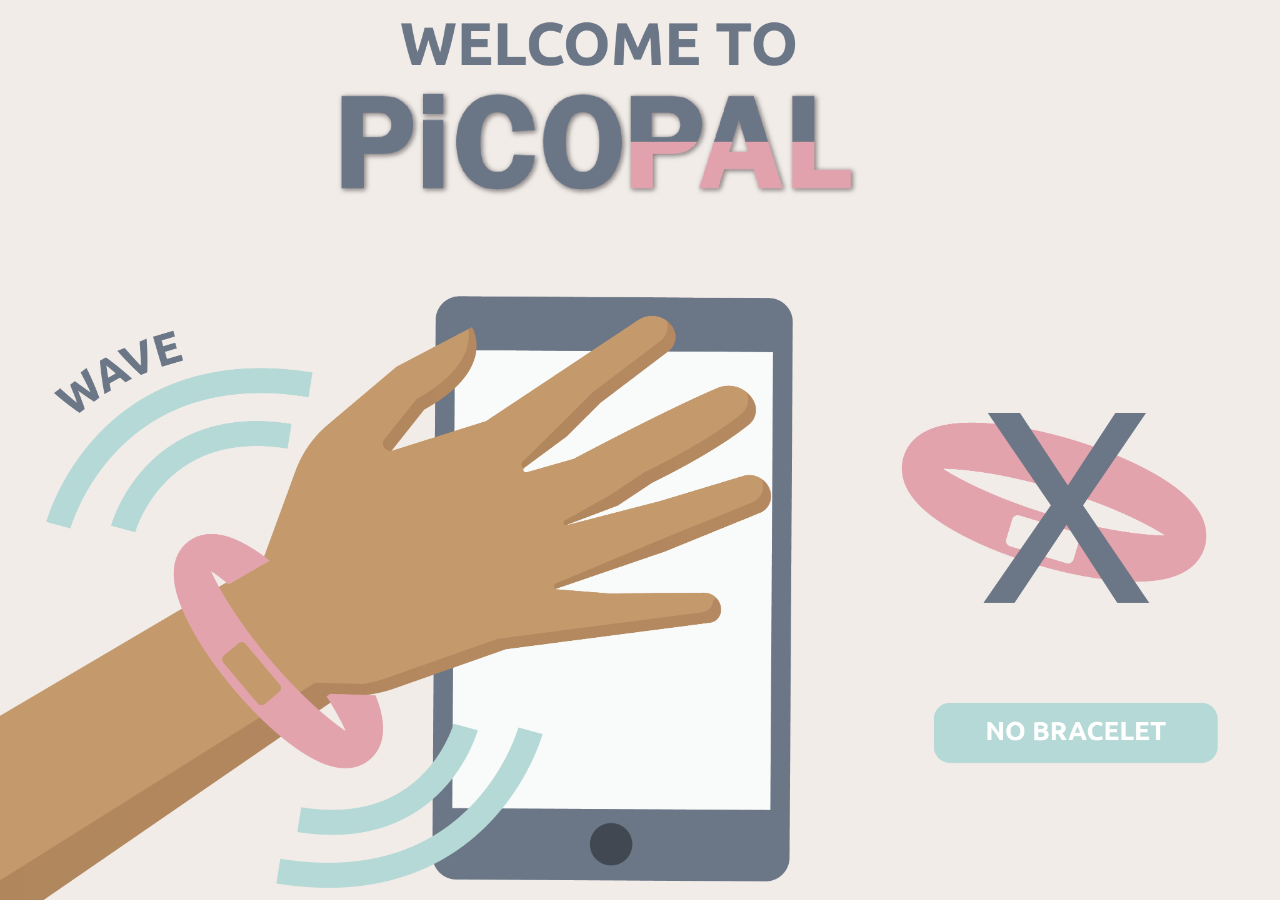
<file: content/index.html>
<!DOCTYPE html>
<html lang="en">

  <head>

    <meta charset="utf-8">
    <meta name="viewport" content="width=device-width, initial-scale=1, shrink-to-fit=no">
    <meta name="description" content="">
    <meta name="author" content="">

    <title>The Big Picture - Start Bootstrap Template</title>

    <!-- Bootstrap core CSS -->
    <link href="assets/bootstrap4/css/bootstrap.min.css" rel="stylesheet">

    <!-- Custom styles for this template -->
    <link href="assets/css/the-big-picture.css" rel="stylesheet">

  </head>

  <body>

    <!-- Navigation -->
    <!--
    <nav class="navbar navbar-expand-lg navbar-dark bg-dark fixed-bottom">
      <div class="container">
        <a class="navbar-brand" href="#">Start Bootstrap</a>
        <button class="navbar-toggler" type="button" data-toggle="collapse" data-target="#navbarResponsive" aria-controls="navbarResponsive" aria-expanded="false" aria-label="Toggle navigation">
          <span class="navbar-toggler-icon"></span>
        </button>
        <div class="collapse navbar-collapse" id="navbarResponsive">
          <ul class="navbar-nav ml-auto">
            <li class="nav-item active">
              <a class="nav-link" href="#">Home
                <span class="sr-only">(current)</span>
              </a>
            </li>
            <li class="nav-item">
              <a class="nav-link" href="#">About</a>
            </li>
            <li class="nav-item">
              <a class="nav-link" href="#">Services</a>
            </li>
            <li class="nav-item">
              <a class="nav-link" href="#">Contact</a>
            </li>
          </ul>
        </div>
      </div>
    </nav>
    -->

    <!-- Page Content -->
    <section>
      <div class="container">
        <div class="row">
          <div class="col-lg-6">
            <h1 class="mt-5"></h1>
            <p></p>
          </div>
        </div>
      </div>
    </section>

    <!-- Bootstrap core JavaScript -->
    <script src="assets/js/jquery-3.2.1.min.js"></script>
    <script src="assets/bootstrap4/js/bootstrap.min.js"></script>
    <script type="text/javascript">
    var count=0;
      $(document).ready(function(){

        $('body').css("background-image", "url('assets/img/first_scrn.png')");
        $(document).click(function(){
            window.location.replace("gender.html");
        });
      });

    </script>

  </body>

</html>
</file>
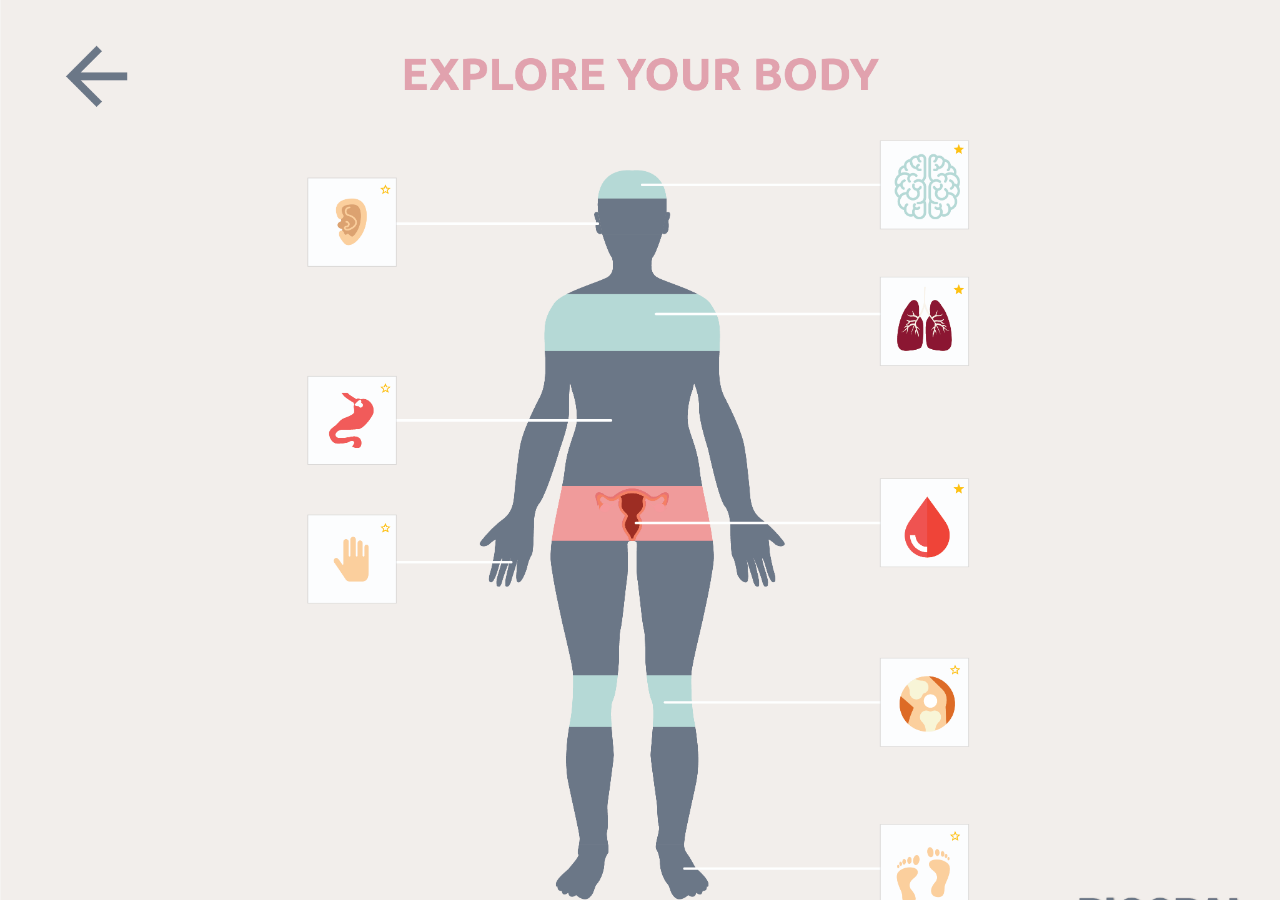
<file: content/body_view.html>
<!DOCTYPE html>
<html>
  <head>
    <link rel="stylesheet" href="assets/body_view.css">
    <link rel="stylesheet" href="assets/bootstrap/css/bootstrap.min.css">
    <meta charset="utf-8">
    <title>Pico Pi App</title>
  </head>
  <body>
        <canvas id="myCanvas"></canvas>
  </body>
        <script>
              $(document).ready(function() {
                  $(document).click(function () {
                      $('body').css("background-image", "url(assets/img/body_new2.png)");
                  });
              });
        </script>
  </body>
  <script src="assets/jquery.min.js"></script>
  </html>
</file>
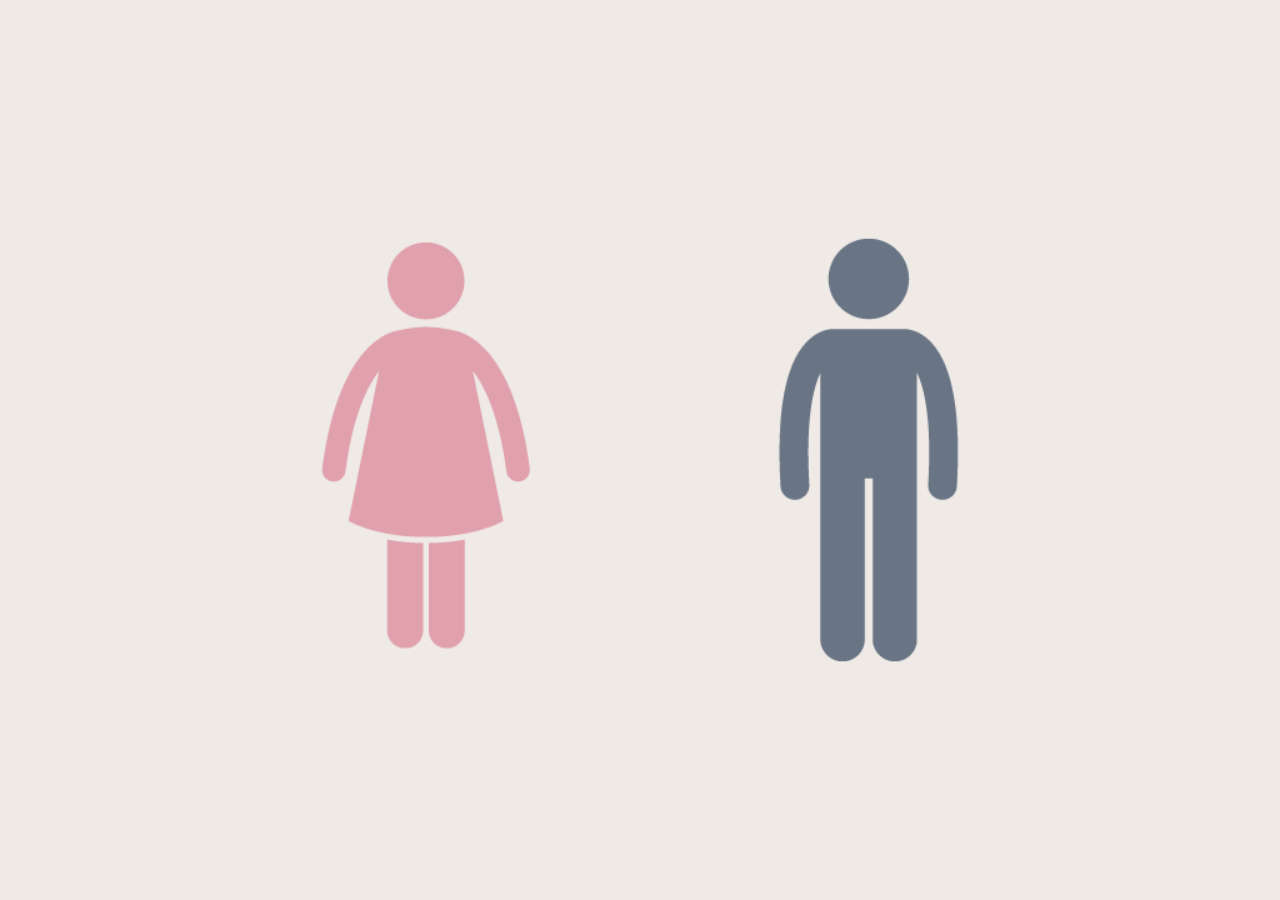
<file: content/gender.html>
<!DOCTYPE html>
<html lang="en">

  <head>

    <meta charset="utf-8">
    <meta name="viewport" content="width=device-width, initial-scale=1, shrink-to-fit=no">
    <meta name="description" content="">
    <meta name="author" content="">

    <title>The Big Picture - Start Bootstrap Template</title>

    <!-- Bootstrap core CSS -->
    <link href="assets/bootstrap4/css/bootstrap.min.css" rel="stylesheet">

    <!-- Custom styles for this template -->
    <link href="assets/css/the-big-picture.css" rel="stylesheet">

  </head>

  <body>

    <!-- Navigation -->
    <!--
    <nav class="navbar navbar-expand-lg navbar-dark bg-dark fixed-bottom">
      <div class="container">
        <a class="navbar-brand" href="#">Start Bootstrap</a>
        <button class="navbar-toggler" type="button" data-toggle="collapse" data-target="#navbarResponsive" aria-controls="navbarResponsive" aria-expanded="false" aria-label="Toggle navigation">
          <span class="navbar-toggler-icon"></span>
        </button>
        <div class="collapse navbar-collapse" id="navbarResponsive">
          <ul class="navbar-nav ml-auto">
            <li class="nav-item active">
              <a class="nav-link" href="#">Home
                <span class="sr-only">(current)</span>
              </a>
            </li>
            <li class="nav-item">
              <a class="nav-link" href="#">About</a>
            </li>
            <li class="nav-item">
              <a class="nav-link" href="#">Services</a>
            </li>
            <li class="nav-item">
              <a class="nav-link" href="#">Contact</a>
            </li>
          </ul>
        </div>
      </div>
    </nav>
    -->

    <!-- Page Content -->
    <section>
      <div class="container">
        <div class="row">
          <div class="col-lg-6">
            <h1 class="mt-5"></h1>
            <p></p>
          </div>
        </div>
      </div>
    </section>

    <!-- Bootstrap core JavaScript -->
    <script src="assets/js/jquery-3.2.1.min.js"></script>
    <script src="assets/bootstrap4/js/bootstrap.min.js"></script>
    <script type="text/javascript">
    var count=0;
      $(document).ready(function(){
        $(document).click(function(){
          if(count==0){
            $('body').css("background-image", "url(assets/img/female_ages.png)");
            count++;
          } else {
            window.location.replace("main.html");
          }
        });
      });

    </script>

  </body>

</html>
</file>
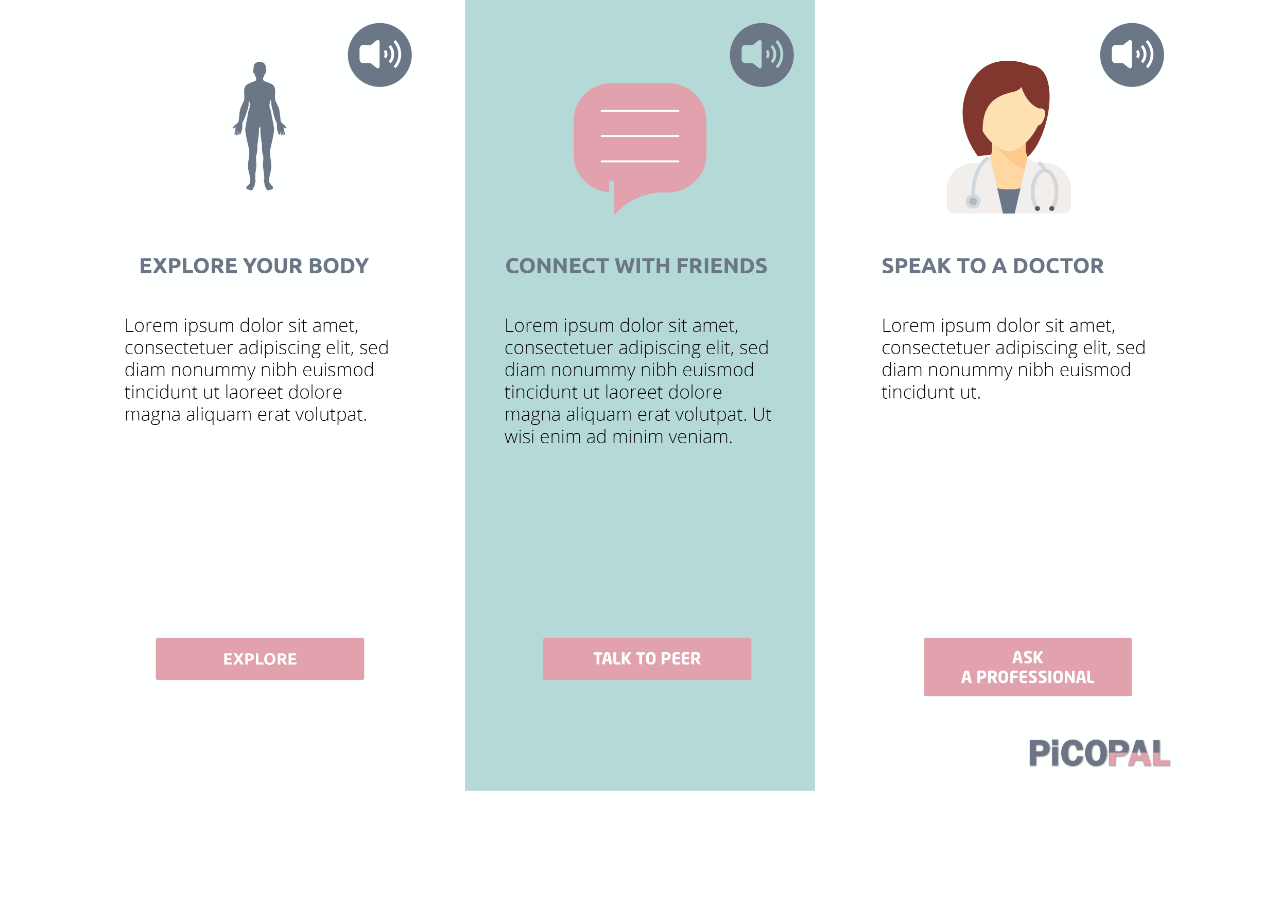
<file: content/main.html>
<!DOCTYPE html>
<html lang="en">
  <head>
    <!-- Required meta tags -->
    <meta charset="utf-8">
    <meta name="viewport" content="width=device-width, initial-scale=1, shrink-to-fit=no">

    <!-- Bootstrap CSS
    <link rel="stylesheet" href="https://maxcdn.bootstrapcdn.com/bootstrap/4.0.0-alpha.6/css/bootstrap.min.css" integrity="sha384-rwoIResjU2yc3z8GV/NPeZWAv56rSmLldC3R/AZzGRnGxQQKnKkoFVhFQhNUwEyJ" crossorigin="anonymous">
    -->
    <link rel="stylesheet" href="assets/bootstrap/css/bootstrap.min.css">
  </head>
  <body>




<div class="container">

      <div class="row">

        <div class="col-md-4">
          <a href="body_view.html">
            <img src="assets/img/main_first.png" width="100%">
          </a>
        </div>
        <div class="col-md-4">
          <a href="chat.html">
            <img src="assets/img/main_second.png" width="100%">
          </a>
        </div>
        <div class="col-md-4">
          <a href="chat.html">
            <img src="assets/img/main_third.png" width="100%">
          </a>
        </div>
      </div>

    </div>


    <!-- jQuery first, then Tether, then Bootstrap JS.
    <script src="https://code.jquery.com/jquery-3.1.1.slim.min.js" integrity="sha384-A7FZj7v+d/sdmMqp/nOQwliLvUsJfDHW+k9Omg/a/EheAdgtzNs3hpfag6Ed950n" crossorigin="anonymous"></script>
    <script src="https://cdnjs.cloudflare.com/ajax/libs/tether/1.4.0/js/tether.min.js" integrity="sha384-DztdAPBWPRXSA/3eYEEUWrWCy7G5KFbe8fFjk5JAIxUYHKkDx6Qin1DkWx51bBrb" crossorigin="anonymous"></script>
    <script src="https://maxcdn.bootstrapcdn.com/bootstrap/4.0.0-alpha.6/js/bootstrap.min.js" integrity="sha384-vBWWzlZJ8ea9aCX4pEW3rVHjgjt7zpkNpZk+02D9phzyeVkE+jo0ieGizqPLForn" crossorigin="anonymous"></script>
    -->
    <script src="assets/js/jquery-3.2.1.min.js"></script>
    <script src="assets/bootstrap/js/bootstrap.min.js"></script>
    </body>
    </html>
<!--
  <script src="assets/js/jquery-3.2.1.min.js"></script>
  <script src="assets/bootstrap4/js/bootstrap.min.js"></script>
-->
</file>
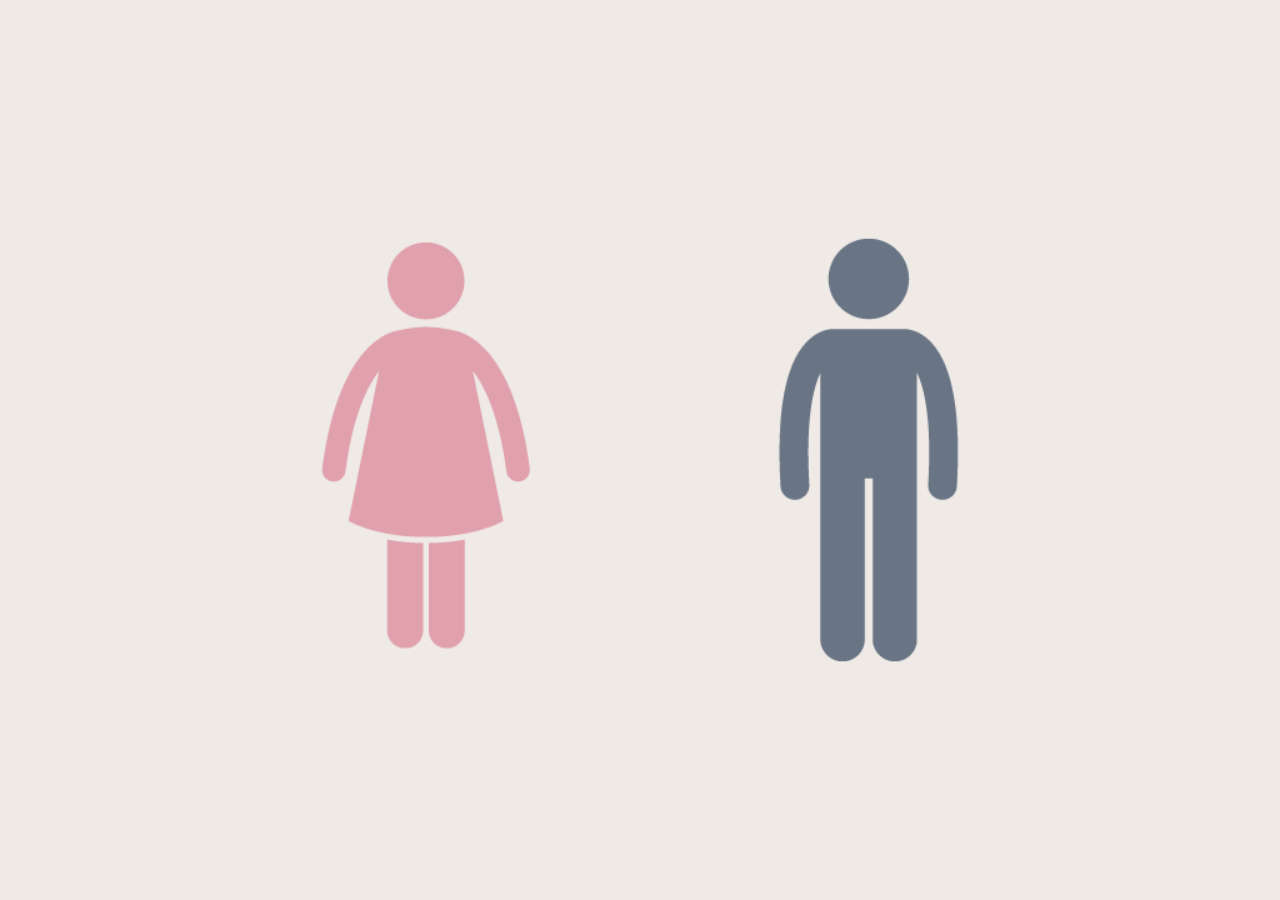
<file: content/picture.html>
<!DOCTYPE html>
<html lang="en">

  <head>

    <meta charset="utf-8">
    <meta name="viewport" content="width=device-width, initial-scale=1, shrink-to-fit=no">
    <meta name="description" content="">
    <meta name="author" content="">

    <title>The Big Picture - Start Bootstrap Template</title>

    <!-- Bootstrap core CSS -->
    <link href="assets/bootstrap4/css/bootstrap.min.css" rel="stylesheet">

    <!-- Custom styles for this template -->
    <link href="assets/css/the-big-picture.css" rel="stylesheet">

  </head>

  <body>

    <!-- Navigation -->
    <!--
    <nav class="navbar navbar-expand-lg navbar-dark bg-dark fixed-bottom">
      <div class="container">
        <a class="navbar-brand" href="#">Start Bootstrap</a>
        <button class="navbar-toggler" type="button" data-toggle="collapse" data-target="#navbarResponsive" aria-controls="navbarResponsive" aria-expanded="false" aria-label="Toggle navigation">
          <span class="navbar-toggler-icon"></span>
        </button>
        <div class="collapse navbar-collapse" id="navbarResponsive">
          <ul class="navbar-nav ml-auto">
            <li class="nav-item active">
              <a class="nav-link" href="#">Home
                <span class="sr-only">(current)</span>
              </a>
            </li>
            <li class="nav-item">
              <a class="nav-link" href="#">About</a>
            </li>
            <li class="nav-item">
              <a class="nav-link" href="#">Services</a>
            </li>
            <li class="nav-item">
              <a class="nav-link" href="#">Contact</a>
            </li>
          </ul>
        </div>
      </div>
    </nav>
    -->

    <!-- Page Content -->
    <section>
      <div class="container">
        <div class="row">
          <div class="col-lg-6">
            <h1 class="mt-5"></h1>
            <p></p>
          </div>
        </div>
      </div>
    </section>

    <!-- Bootstrap core JavaScript -->
    <script src="assets/js/jquery-3.2.1.min.js"></script>
    <script src="assets/bootstrap4/js/bootstrap.min.js"></script>
    <script type="text/javascript">
      $(document).ready(function(){
        $(document).click(function(){
          $('body').css("background-image", "url(assets/img/female_ages.png)");
        });
      });

    </script>

  </body>

</html>
</file>
<file: content/assets/body_view.css>
body {
    background-image: url(img/body_new3.png);

    -moz-background-size: cover;
    -webkit-background-size: cover;
    background-size: cover;
    background-position: top center !important;
    background-repeat: no-repeat !important;
    background-attachment: fixed;
    }

body, html { height:100%; }

#myCanvas {
    position:absolute;
    width:100%;
    height:100%;
}
</file>
<file: content/assets/css/the-big-picture.css>
/*!
 * Start Bootstrap - The Big Picture (https://startbootstrap.com/template-overviews/the-big-picture)
 * Copyright 2013-2017 Start Bootstrap
 * Licensed under MIT (https://github.com/BlackrockDigital/startbootstrap-the-big-picture/blob/master/LICENSE)
 */

body {
  background: url('../img/male_female.png') no-repeat center center fixed;
  -webkit-background-size: cover;
  -moz-background-size: cover;
  background-size: cover;
  -o-background-size: cover;
}
</file>
